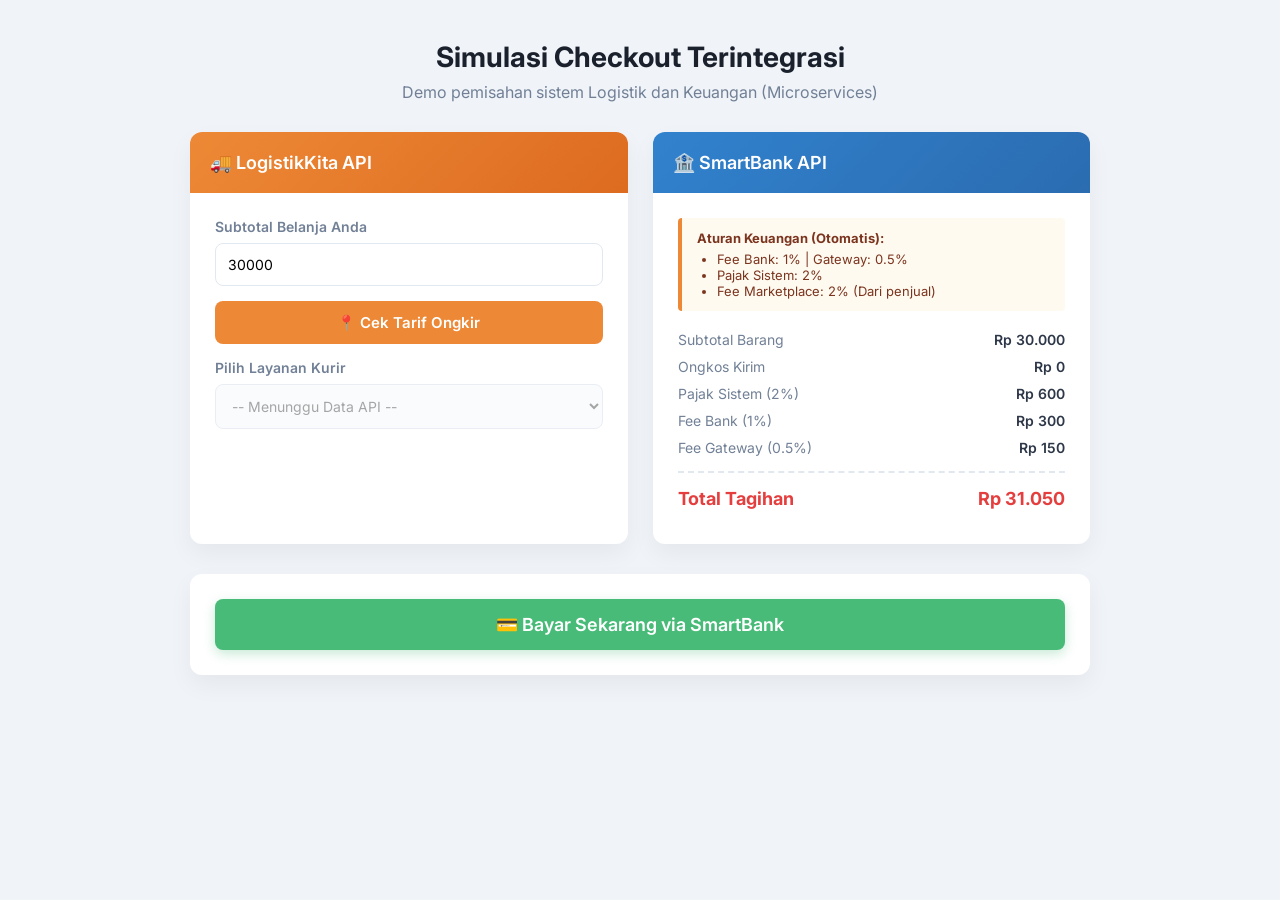
<file: PasarKita_Dummy_Services/ui_demo/index.html>
<!DOCTYPE html>
<html lang="id">
<head>
    <meta charset="UTF-8">
    <meta name="viewport" content="width=device-width, initial-scale=1.0">
    <title>PasarKita - Dummy Checkout</title>
    <link href="https://fonts.googleapis.com/css2?family=Inter:wght@400;500;600;700&display=swap" rel="stylesheet">
    <style>
        :root {
            --bg-color: #f0f4f8;
            --card-bg: #ffffff;
            --text-main: #2d3748;
            --text-muted: #718096;
            
            --logistik-color: #ed8936;
            --logistik-light: #feebc8;
            
            --bank-color: #3182ce;
            --bank-light: #bee3f8;
            
            --primary: #48bb78;
            --primary-hover: #38a169;
        }

        body { 
            font-family: 'Inter', sans-serif; 
            background-color: var(--bg-color); 
            color: var(--text-main);
            margin: 0;
            padding: 40px 20px;
            display: flex;
            justify-content: center;
        }

        .layout-wrapper {
            max-width: 900px;
            width: 100%;
        }

        .header {
            text-align: center;
            margin-bottom: 30px;
        }

        .header h2 {
            font-weight: 700;
            font-size: 28px;
            margin: 0;
            color: #1a202c;
        }

        .header p {
            color: var(--text-muted);
            margin-top: 8px;
        }

        .card-grid {
            display: grid;
            grid-template-columns: 1fr 1fr;
            gap: 25px;
            margin-bottom: 30px;
        }

        @media (max-width: 768px) {
            .card-grid {
                grid-template-columns: 1fr;
            }
        }

        .card {
            background: var(--card-bg);
            border-radius: 12px;
            box-shadow: 0 10px 25px rgba(0,0,0,0.05);
            overflow: hidden;
            transition: transform 0.2s, box-shadow 0.2s;
            display: flex;
            flex-direction: column;
        }

        .card:hover {
            transform: translateY(-2px);
            box-shadow: 0 15px 35px rgba(0,0,0,0.08);
        }

        .card-header {
            padding: 20px;
            font-size: 18px;
            font-weight: 600;
            display: flex;
            align-items: center;
            gap: 10px;
            color: white;
        }

        .card-logistik .card-header {
            background: linear-gradient(135deg, #ed8936, #dd6b20);
        }

        .card-smartbank .card-header {
            background: linear-gradient(135deg, #3182ce, #2b6cb0);
        }

        .card-body {
            padding: 25px;
            flex-grow: 1;
        }

        .input-group {
            margin-bottom: 15px;
        }

        .input-group label {
            display: block;
            font-size: 14px;
            font-weight: 600;
            margin-bottom: 8px;
            color: var(--text-muted);
        }

        select, input { 
            width: 100%; 
            padding: 12px; 
            border-radius: 8px; 
            border: 1px solid #e2e8f0; 
            box-sizing: border-box;
            font-family: 'Inter', sans-serif;
            font-size: 14px;
            transition: border-color 0.2s;
        }

        select:focus, input:focus {
            outline: none;
            border-color: var(--bank-color);
            box-shadow: 0 0 0 3px var(--bank-light);
        }

        select:disabled {
            background-color: #f7fafc;
            cursor: not-allowed;
        }

        .btn { 
            color: white; 
            border: none; 
            padding: 12px 20px; 
            border-radius: 8px; 
            cursor: pointer; 
            width: 100%; 
            font-size: 15px; 
            font-weight: 600;
            font-family: 'Inter', sans-serif;
            transition: all 0.2s;
            display: flex;
            justify-content: center;
            align-items: center;
            gap: 8px;
        }

        .btn-logistik {
            background-color: var(--logistik-color);
        }
        .btn-logistik:hover {
            background-color: #dd6b20;
        }

        .btn-primary {
            background-color: var(--primary);
            padding: 15px;
            font-size: 18px;
            box-shadow: 0 4px 12px rgba(72, 187, 120, 0.3);
        }
        .btn-primary:hover {
            background-color: var(--primary-hover);
            transform: translateY(-1px);
        }

        .rules-box {
            background: #fffaf0;
            border-left: 4px solid #ed8936;
            padding: 12px 15px;
            border-radius: 4px;
            font-size: 13px;
            margin-bottom: 20px;
            color: #7b341e;
        }

        .rules-box ul {
            margin: 5px 0 0;
            padding-left: 20px;
        }

        .summary-row {
            display: flex;
            justify-content: space-between;
            margin-bottom: 10px;
            font-size: 14px;
            color: var(--text-muted);
        }

        .summary-row.total {
            font-size: 18px;
            font-weight: 700;
            color: #e53e3e;
            border-top: 2px dashed #e2e8f0;
            padding-top: 15px;
            margin-top: 15px;
        }

        .summary-value {
            font-weight: 600;
            color: var(--text-main);
        }

        #logistik-result, #payment-result { 
            margin-top: 15px; 
            padding: 12px; 
            border-radius: 8px; 
            font-size: 14px;
            display: none; 
            animation: fadeIn 0.3s ease;
        }

        .badge-success {
            background: #c6f6d5;
            color: #22543d;
            border: 1px solid #9ae6b4;
        }
        .badge-error {
            background: #fed7d7;
            color: #742a2a;
            border: 1px solid #feb2b2;
        }
        .badge-info {
            background: var(--logistik-light);
            color: #7b341e;
            border: 1px solid #fbd38d;
        }

        @keyframes fadeIn {
            from { opacity: 0; transform: translateY(-5px); }
            to { opacity: 1; transform: translateY(0); }
        }

        .checkout-footer {
            background: white;
            padding: 25px;
            border-radius: 12px;
            box-shadow: 0 10px 25px rgba(0,0,0,0.05);
        }
    </style>
</head>
<body>

<div class="layout-wrapper">
    <div class="header">
        <h2>Simulasi Checkout Terintegrasi</h2>
        <p>Demo pemisahan sistem Logistik dan Keuangan (Microservices)</p>
    </div>

    <div class="card-grid">
        <!-- LOGISTIK KITA CARD -->
        <div class="card card-logistik">
            <div class="card-header">
                🚚 LogistikKita API
            </div>
            <div class="card-body">
                <div class="input-group">
                    <label>Subtotal Belanja Anda</label>
                    <input type="number" id="subtotal-input" value="30000">
                </div>
                
                <button id="btn-cek-ongkir" class="btn btn-logistik">
                    📍 Cek Tarif Ongkir
                </button>

                <div class="input-group" style="margin-top: 15px;">
                    <label>Pilih Layanan Kurir</label>
                    <select id="kurir-select" disabled>
                        <option value="">-- Menunggu Data API --</option>
                    </select>
                </div>
                
                <div id="logistik-result" class="badge-info"></div>
            </div>
        </div>

        <!-- SMARTBANK CARD -->
        <div class="card card-smartbank">
            <div class="card-header">
                🏦 SmartBank API
            </div>
            <div class="card-body">
                <div class="rules-box">
                    <strong>Aturan Keuangan (Otomatis):</strong>
                    <ul>
                        <li>Fee Bank: 1% | Gateway: 0.5%</li>
                        <li>Pajak Sistem: 2%</li>
                        <li>Fee Marketplace: 2% (Dari penjual)</li>
                    </ul>
                </div>

                <div class="summary-row">
                    <span>Subtotal Barang</span>
                    <span class="summary-value" id="display-subtotal">Rp 30.000</span>
                </div>
                <div class="summary-row">
                    <span>Ongkos Kirim</span>
                    <span class="summary-value" id="display-ongkir">Rp 0</span>
                </div>
                <div class="summary-row">
                    <span>Pajak Sistem (2%)</span>
                    <span class="summary-value" id="display-pajak">Rp 600</span>
                </div>
                <div class="summary-row">
                    <span>Fee Bank (1%)</span>
                    <span class="summary-value" id="display-bank">Rp 300</span>
                </div>
                <div class="summary-row">
                    <span>Fee Gateway (0.5%)</span>
                    <span class="summary-value" id="display-gateway">Rp 150</span>
                </div>
                
                <div class="summary-row total">
                    <span>Total Tagihan</span>
                    <span id="total-bayar">Rp 31.050</span>
                </div>
            </div>
        </div>
    </div>

    <!-- SUBMIT AREA -->
    <div class="checkout-footer">
        <button id="btn-bayar" class="btn btn-primary">💳 Bayar Sekarang via SmartBank</button>
        <div id="payment-result"></div>
    </div>
</div>

<script>
    let subtotalBarang = parseInt(document.getElementById('subtotal-input').value) || 30000;
    let ongkir = 0;
    let feeBank = subtotalBarang * 0.01; 
    let feeGateway = subtotalBarang * 0.005; 
    let pajakSistem = subtotalBarang * 0.02; 

    function updateTotal() {
        subtotalBarang = parseInt(document.getElementById('subtotal-input').value) || 0;
        feeBank = subtotalBarang * 0.01;
        feeGateway = subtotalBarang * 0.005;
        pajakSistem = subtotalBarang * 0.02;

        let total = subtotalBarang + ongkir + feeBank + feeGateway + pajakSistem;
        
        document.getElementById('display-subtotal').innerText = `Rp ${subtotalBarang.toLocaleString('id-ID')}`;
        document.getElementById('display-ongkir').innerText = `Rp ${ongkir.toLocaleString('id-ID')}`;
        document.getElementById('display-pajak').innerText = `Rp ${pajakSistem.toLocaleString('id-ID')}`;
        document.getElementById('display-bank').innerText = `Rp ${feeBank.toLocaleString('id-ID')}`;
        document.getElementById('display-gateway').innerText = `Rp ${feeGateway.toLocaleString('id-ID')}`;
        document.getElementById('total-bayar').innerText = `Rp ${total.toLocaleString('id-ID')}`;
    }

    document.getElementById('subtotal-input').addEventListener('input', function() {
        ongkir = 0;
        let select = document.getElementById('kurir-select');
        select.innerHTML = '<option value="">-- Menunggu Data API --</option>';
        select.disabled = true;
        
        document.getElementById('btn-cek-ongkir').style.display = 'block';
        document.getElementById('logistik-result').style.display = 'none';
        updateTotal();
    });

    updateTotal();

    // API Call - LogistikKita
    document.getElementById('btn-cek-ongkir').addEventListener('click', async function() {
        this.innerHTML = "⏳ Mengambil data...";
        
        try {
            const response = await fetch(`../logistik/LogistikKitaApi.php?action=rates&amount=${subtotalBarang}`);
            const json = await response.json();
            
            if (json.status === 'success') {
                let select = document.getElementById('kurir-select');
                select.innerHTML = '<option value="">-- Pilih Layanan --</option>';
                json.data.forEach(service => {
                    select.innerHTML += `<option value="${service.price}" data-code="${service.service_code}">${service.service_name} - Rp ${service.price.toLocaleString('id-ID')} (${service.estimated_days})</option>`;
                });
                select.disabled = false;
                this.innerHTML = "📍 Perbarui Data Ongkir";
            } else {
                alert("Gagal mengambil data ongkir: " + json.message);
                this.innerHTML = "📍 Coba Lagi";
            }
        } catch (error) {
            alert("Error koneksi ke API LogistikKita");
            this.innerHTML = "📍 Coba Lagi";
        }
    });

    // Update ongkir selection
    document.getElementById('kurir-select').addEventListener('change', function() {
        ongkir = parseInt(this.value) || 0;
        updateTotal();
        
        let resultDiv = document.getElementById('logistik-result');
        if (ongkir > 0) {
            resultDiv.style.display = 'block';
            resultDiv.innerHTML = `Layanan kurir dipilih. Biaya: <strong>Rp ${ongkir.toLocaleString('id-ID')}</strong>`;
        } else {
            resultDiv.style.display = 'none';
        }
    });

    // API Call - SmartBank & Logistik Shipment
    document.getElementById('btn-bayar').addEventListener('click', async function() {
        if(ongkir === 0) {
            alert("Silakan cek tarif dan pilih ongkos kirim terlebih dahulu dari LogistikKita!");
            return;
        }

        this.innerHTML = "⏳ Memproses Transaksi...";
        this.disabled = true;
        
        let total = subtotalBarang + ongkir + feeBank + feeGateway + pajakSistem;
        let formData = new FormData();
        formData.append('account_number', '1234567890'); // Akun dummy 
        formData.append('order_id', 'ORDER-' + Date.now());
        formData.append('amount', subtotalBarang + ongkir); 
        
        try {
            // 1. Bayar via SmartBank
            const response = await fetch(`../smartbank/SmartBankApi.php?action=pay`, {
                method: 'POST',
                body: formData
            });
            const result = await response.json();
            
            let resultDiv = document.getElementById('payment-result');
            resultDiv.style.display = 'block';
            resultDiv.className = ''; 
            
            if (result.status === 'success') {
                // 2. Buat Resi Pengiriman di LogistikKita
                let select = document.getElementById('kurir-select');
                let serviceCode = select.options[select.selectedIndex].getAttribute('data-code');
                
                let shipData = new FormData();
                shipData.append('order_id', formData.get('order_id'));
                shipData.append('service_type', serviceCode);
                shipData.append('shipping_cost', ongkir);
                
                const shipRes = await fetch(`../logistik/LogistikKitaApi.php?action=create`, {
                    method: 'POST',
                    body: shipData
                });
                const shipResult = await shipRes.json();
                
                resultDiv.classList.add('badge-success');
                
                let resiMsg = shipResult.status === 'success' ? 
                    `<br>📦 Nomor Resi Anda: <strong>${shipResult.resi}</strong>` : 
                    `<br>⚠️ Gagal membuat resi: ${shipResult.message}`;
                
                resultDiv.innerHTML = `<strong>✅ Pembayaran Berhasil!</strong><br>${result.message}<br>🆔 Transaksi ID: ${result.transaction_id} ${resiMsg}`;
            } else {
                resultDiv.classList.add('badge-error');
                resultDiv.innerHTML = `<strong>❌ Pembayaran Gagal!</strong><br>${result.message}`;
            }
        } catch (error) {
            let resultDiv = document.getElementById('payment-result');
            resultDiv.style.display = 'block';
            resultDiv.className = 'badge-error';
            resultDiv.innerHTML = `<strong>⚠️ Error Koneksi!</strong><br>Gagal terhubung ke API SmartBank.`;
        } finally {
            this.innerHTML = "💳 Bayar Sekarang via SmartBank";
            this.disabled = false;
        }
    });
</script>

</body>
</html>
</file>
